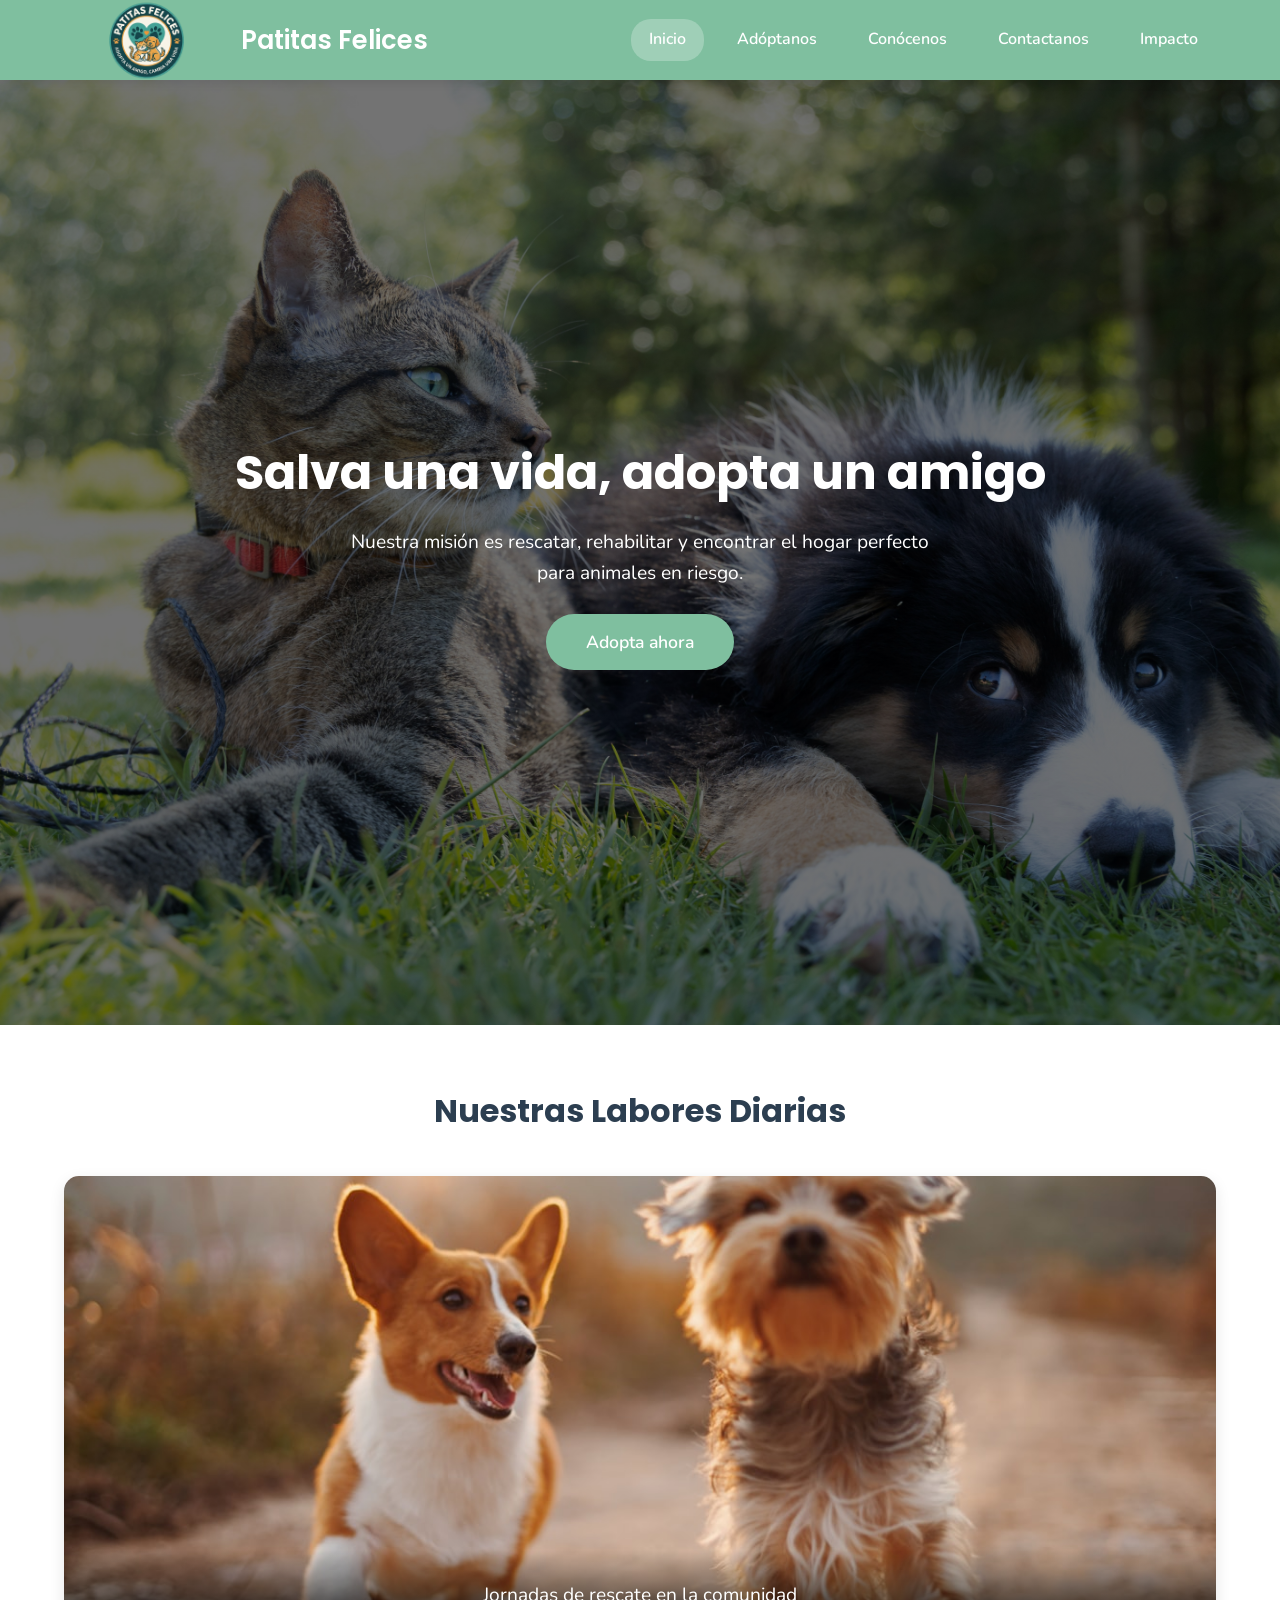
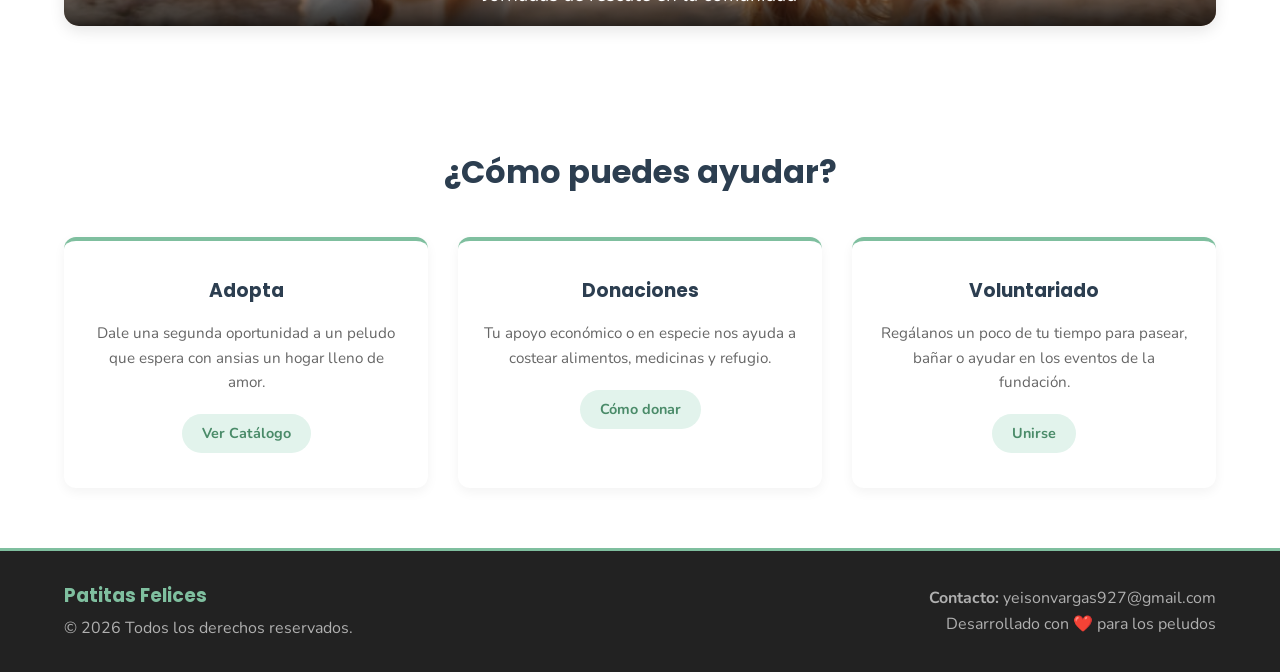
<file: Proyecto HTML-CSS Yeison Vargas/index.html>
<!DOCTYPE html>
<html lang="es">
<head>
    <meta charset="UTF-8">
    <meta name="viewport" content="width=device-width, initial-scale=1.0">
    <link href="https://fonts.googleapis.com/css2?family=Poppins:wght@400;600&family=Nunito:wght@400;700&display=swap" rel="stylesheet">
    <link rel="stylesheet" href="css/style.css">
    <title>Patitas Felices | Inicio</title>
</head>
<body>

    <header>
        <div class="container header-contenido">
            <div class="logo-container">
                <img src="img/logo.png" alt="Logo" class="logo-img">          
                    <h1 class="logo" >Patitas Felices</h1>
            </div>        
            <nav>
                <a href="index.html" class="active">Inicio</a>
                <a href="pages/adopt us.html">Adóptanos</a>
                <a href="pages/gallery.html">Conócenos</a>
                <a href="pages/about.html">Contactanos</a>
                <a href="pages/impacto.html">Impacto</a>
            </nav>
        </div>
    </header>

    <main>

        <section id="banner">
            <div class="banner-info">
                <h2>Salva una vida, adopta un amigo</h2>
                <p>Nuestra misión es rescatar, rehabilitar y encontrar el hogar perfecto para animales en riesgo.</p>
                <a href="pages/adopt us.html" class="btn">Adopta ahora</a>
            </div>
        </section>

        <section id="carrusel-section" class="section">
            <div class="container">
                <h2 class="text-center section-title">Nuestras Labores Diarias</h2>
                <div class="carrusel-wrapper">
                    <div class="carrusel-container">
                        <div class="slide">
                            <img src="img/carrusel1.jpeg" alt="carrusel1">
                            <div class="caption">Jornadas de rescate en la comunidad</div>
                        </div>
                        <div class="slide">
                            <img src="img/carrusel2.jpeg" alt="carrusel2">
                            <div class="caption">Cuidados médicos y mucho amor</div>
                        </div>
                        <div class="slide">
                            <img src="img/carrusel3.jpeg" alt="carrusel3">
                            <div class="caption">¡Finales felices en sus nuevos hogares!</div>
                        </div>
                    </div>
                </div>
            </div>
        </section>

        <section id="destacados" class="section">
            <div class="container">
                <h2 class="text-center section-title">¿Cómo puedes ayudar?</h2>
                <div class="grid-destacados">
                    <div class="card-destacada">
                        <h3>Adopta</h3>
                        <p>Dale una segunda oportunidad a un peludo que espera con ansias un hogar lleno de amor.</p>
                        <a href="pages/adopt us.html" class="btn-sm">Ver Catálogo</a>
                    </div>
                    <div class="card-destacada">
                        <h3>Donaciones</h3>
                        <p>Tu apoyo económico o en especie nos ayuda a costear alimentos, medicinas y refugio.</p>
                        <a href="pages/about.html" class="btn-sm">Cómo donar</a>
                    </div>
                    <div class="card-destacada">
                        <h3>Voluntariado</h3>
                        <p>Regálanos un poco de tu tiempo para pasear, bañar o ayudar en los eventos de la fundación.</p>
                        <a href="pages/gallery.html" class="btn-sm">Unirse</a>
                    </div>
                </div>
            </div>
        </section>
    </main>

    <footer class="footer">
        <div class="container footer-contenido">
            <div class="footer-brand">
                <h3>Patitas Felices</h3>
                <p>© 2026 Todos los derechos reservados.</p>
            </div>
            <div class="footer-contact">
                <p><strong>Contacto:</strong> yeisonvargas927@gmail.com</p>
                <p>Desarrollado con ❤️ para los peludos</p>
            </div>
        </div>
    </footer>

</body>
</html>
</file>
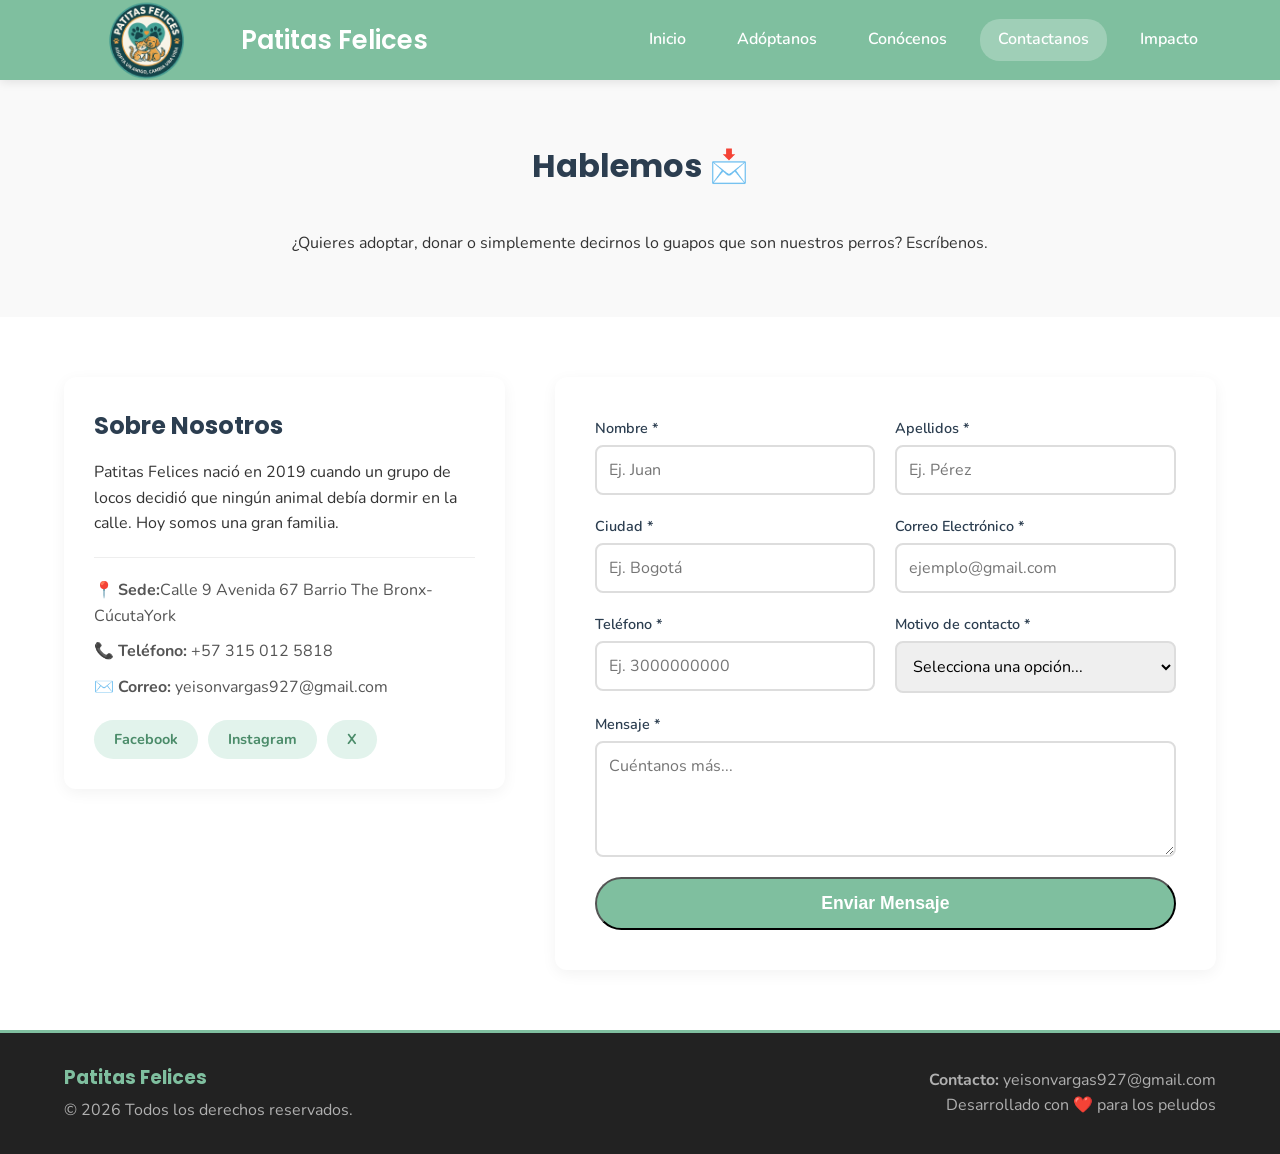
<file: Proyecto HTML-CSS Yeison Vargas/pages/about.html>
<!DOCTYPE html>
<html lang="es">
<head>
    <meta charset="UTF-8">
    <meta name="viewport" content="width=device-width, initial-scale=1.0">
    <link href="https://fonts.googleapis.com/css2?family=Poppins:wght@400;600&family=Nunito:wght@400;700&display=swap" rel="stylesheet">
    <link rel="stylesheet" href="../css/style.css">
    <title>Patitas Felices | Contactanos</title>
</head>
<body>

    <header>
        <div class="container header-contenido">
            <div class="logo-container">
                <img src="../img/logo.png" alt="Logo" class="logo-img">          
                    <h1 class="logo" >Patitas Felices</h1>
            </div>        
            <nav>
                <a href="../index.html" >Inicio</a>
                <a href="../pages/adopt us.html">Adóptanos</a>
                <a href="../pages/gallery.html">Conócenos</a>
                <a href="../pages/about.html" class="active">Contactanos</a>
                <a href="../pages/impacto.html">Impacto</a>
            </nav>
        </div>
    </header>

    <main>
        <section class="section text-center bg-light">
            <div class="container">
                <h2 class="section-title">Hablemos 📩</h2>
                <p>¿Quieres adoptar, donar o simplemente decirnos lo guapos que son nuestros perros? Escríbenos.</p>
            </div>
        </section>

        <section class="section">
            <div class="container grid-contacto">
                
                <div class="info-contacto">
                    <h3>Sobre Nosotros</h3>
                    <p>Patitas Felices nació en 2019 cuando un grupo de locos decidió que ningún animal debía dormir en la calle. Hoy somos una gran familia.</p>
                    
                    <div class="contacto-directo">
                        <p><strong>📍 Sede:</strong>Calle 9 Avenida 67 Barrio The Bronx-CúcutaYork</p>
                        <p><strong>📞 Teléfono:</strong> +57 315 012 5818</p> 
                        <p><strong>✉️ Correo:</strong> yeisonvargas927@gmail.com</p>
                    </div>

                    <div class="redes-sociales">
                        <a href="https://www.facebook.com/profile.php?id=100092467047692" class="btn-sm">Facebook</a>
                        <a href="https://www.instagram.com/yeisonvargas927/" class="btn-sm">Instagram</a>
                        <a href="https://x.com/YeisonVargas09" class="btn-sm">X</a>
                    </div>
                </div>

                <div class="formulario-wrapper">
                    <form action="#" class="formulario">
                        
                        <div class="form-group success">
                            <label for="nombre">Nombre *</label>
                            <input type="text" id="nombre" placeholder="Ej. Juan" required >
                        </div>

                        <div class="form-group">
                            <label for="apellidos">Apellidos *</label>
                            <input type="text" id="apellidos" placeholder="Ej. Pérez" required>
                        </div>

                        <div class="form-group">
                            <label for="ciudad">Ciudad *</label>
                            <input type="text" id="ciudad" placeholder="Ej. Bogotá" required>
                        </div>

                        <div class="form-group error">
                            <label for="correo">Correo Electrónico *</label>
                            <input type="email" id="correo" placeholder="ejemplo@gmail.com" required pattern=".+@gmail\.com">
                            <span class="mensaje-error">Por favor, ingresa un correo válido de @gmail.com</span>

                        </div>

                        <div class="form-group">
                            <label for="telefono">Teléfono *</label>
                            <input type="tel" id="telefono" placeholder="Ej. 3000000000" required pattern="[0-9]+">
                            <span class="mensaje-error">Solo se permiten números.</span>
                        </div>

                        <div class="form-group">
                            <label for="motivo">Motivo de contacto *</label>
                            <select id="motivo" required>
                                <option value="" disabled selected>Selecciona una opción...</option>
                                <option value="adopcion">Adopción</option>
                                <option value="donacion">Donación</option>
                                <option value="voluntariado">Voluntariado</option>
                                <option value="info">Información General</option>
                            </select>
                        </div>

                        <div class="form-group form-full">
                            <label for="mensaje">Mensaje *</label>
                            <textarea id="mensaje" rows="4" placeholder="Cuéntanos más..." required></textarea>
                        </div>

                        <div class="form-group form-full">
                            <button type="button" class="btn">Enviar Mensaje</button>
                        </div>

                    </form>
                </div>

            </div>
        </section>
    </main>

    <footer class="footer">
        <div class="container footer-contenido">
            <div class="footer-brand">
                <h3>Patitas Felices</h3>
                <p>© 2026 Todos los derechos reservados.</p>
            </div>
            <div class="footer-contact">
                <p><strong>Contacto:</strong> yeisonvargas927@gmail.com</p>
                <p>Desarrollado con ❤️ para los peludos</p>
            </div>
        </div>
    </footer>

</body>
</html>
</file>
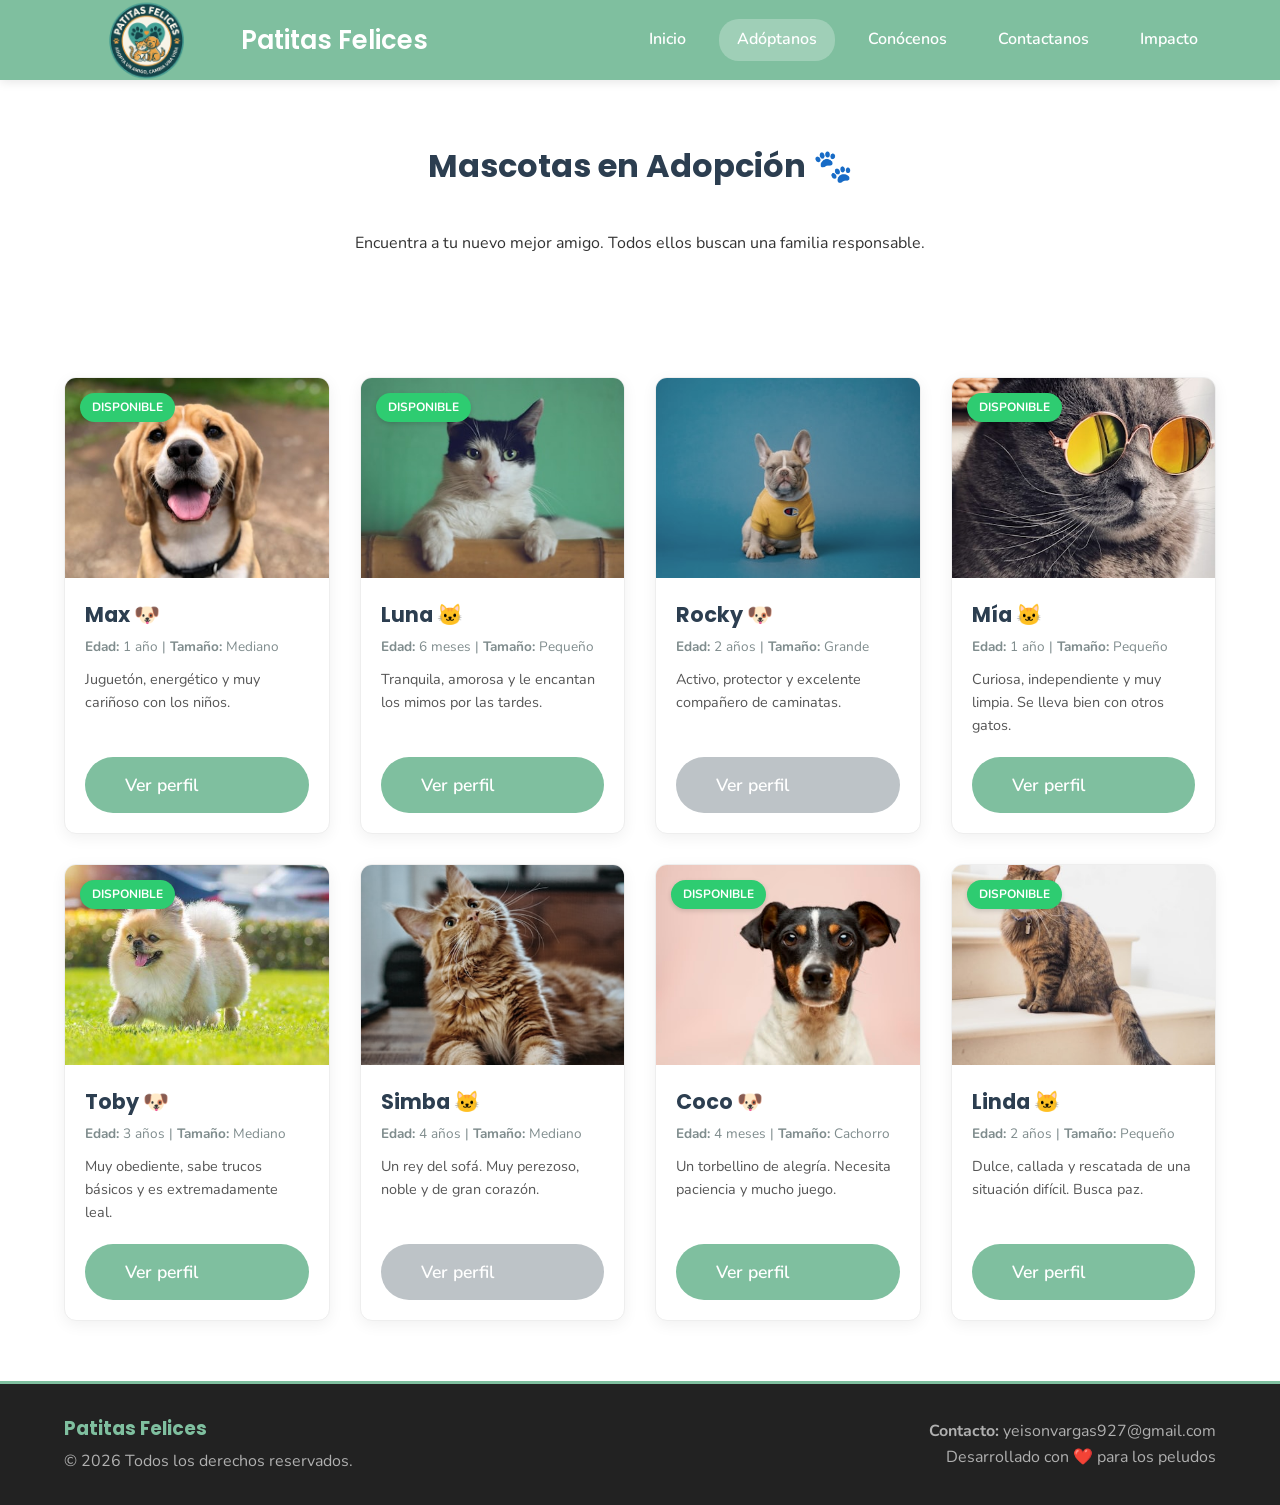
<file: Proyecto HTML-CSS Yeison Vargas/pages/adopt us.html>
<!DOCTYPE html>
<html lang="es">
<head>
    <meta charset="UTF-8">
    <meta name="viewport" content="width=device-width, initial-scale=1.0">
    <link href="https://fonts.googleapis.com/css2?family=Poppins:wght@400;600&family=Nunito:wght@400;700&display=swap" rel="stylesheet">
    <link rel="stylesheet" href="../css/style.css">
    <title>Patitas Felices | Adoptanos</title>
</head>
<body>

    <header>
        <div class="container header-contenido">
            <div class="logo-container">
                <img src="../img/logo.png" alt="Logo" class="logo-img">          
                    <h1 class="logo" >Patitas Felices</h1>
            </div>        
            <nav>
                <a href="../index.html" >Inicio</a>
                <a href="../pages/adopt us.html" class="active">Adóptanos</a>
                <a href="../pages/gallery.html">Conócenos</a>
                <a href="../pages/about.html">Contactanos</a>
                <a href="../pages/impacto.html">Impacto</a>
            </nav>
        </div>
    </header>

    <main>
        <section class="section text-center">
            <div class="container">
                <h2 class="section-title">Mascotas en Adopción 🐾</h2>
                <p>Encuentra a tu nuevo mejor amigo. Todos ellos buscan una familia responsable.</p>
            </div>
        </section>

        <section id="catalogo" class="section">
            <div class="container">
                <div class="grid-catalogo">
                    
                    <div class="card-animal disponible">
                        <div class="badge disponible">Disponible</div>
                        <img src="../img/max.jpeg" alt="Max">
                        <div class="card-animal-info">
                            <h3>Max 🐶</h3>
                            <p><strong>Edad:</strong> 1 año | <strong>Tamaño:</strong> Mediano</p>
                            <p class="descripcion">Juguetón, energético y muy cariñoso con los niños.</p>
                            <a href="detalles.html" class="btn">Ver perfil</a>
                        </div>
                    </div>

                    <div class="card-animal disponible">
                        <div class="badge disponible">Disponible</div>
                        <img src="../img/luna.jpeg" alt="Luna">
                        <div class="card-animal-info">
                            <h3>Luna 🐱</h3>
                            <p><strong>Edad:</strong> 6 meses | <strong>Tamaño:</strong> Pequeño</p>
                            <p class="descripcion">Tranquila, amorosa y le encantan los mimos por las tardes.</p>
                            <a href="detalles.html" class="btn">Ver perfil</a>
                        </div>
                    </div>

                    <div class="card-animal adoptado">
                        <div class="badge adoptado">Adoptado 🎉</div>
                        <img src="../img/rockey.jpeg" alt="Rocky">
                        <div class="card-animal-info">
                            <h3>Rocky 🐶</h3>
                            <p><strong>Edad:</strong> 2 años | <strong>Tamaño:</strong> Grande</p>
                            <p class="descripcion">Activo, protector y excelente compañero de caminatas.</p>
                            <a href="detalles.html" class="btn">Ver perfil</a>
                        </div>
                    </div>

                    <div class="card-animal disponible">
                        <div class="badge disponible">Disponible</div>
                        <img src="../img/mia.jpeg" alt="Mía">
                        <div class="card-animal-info">
                            <h3>Mía 🐱</h3>
                            <p><strong>Edad:</strong> 1 año | <strong>Tamaño:</strong> Pequeño</p>
                            <p class="descripcion">Curiosa, independiente y muy limpia. Se lleva bien con otros gatos.</p>
                            <a href="detalles.html" class="btn">Ver perfil</a>
                        </div>
                    </div>

                    <div class="card-animal disponible">
                        <div class="badge disponible">Disponible</div>
                        <img src="../img/toby.jpg" alt="Toby">
                        <div class="card-animal-info">
                            <h3>Toby 🐶</h3>
                            <p><strong>Edad:</strong> 3 años | <strong>Tamaño:</strong> Mediano</p>
                            <p class="descripcion">Muy obediente, sabe trucos básicos y es extremadamente leal.</p>
                            <a href="detalles.html" class="btn">Ver perfil</a>
                        </div>
                    </div>

                    <div class="card-animal adoptado">
                        <div class="badge adoptado">Adoptado 🎉</div>
                        <img src="../img/simba.jpeg" alt="Simba">
                        <div class="card-animal-info">
                            <h3>Simba 🐱</h3>
                            <p><strong>Edad:</strong> 4 años | <strong>Tamaño:</strong> Mediano</p>
                            <p class="descripcion">Un rey del sofá. Muy perezoso, noble y de gran corazón.</p>
                            <a href="detalles.html" class="btn">Ver perfil</a>
                        </div>
                    </div>

                    <div class="card-animal disponible">
                        <div class="badge disponible">Disponible</div>
                        <img src="../img/coco.jpeg" alt="Coco">
                        <div class="card-animal-info">
                            <h3>Coco 🐶</h3>
                            <p><strong>Edad:</strong> 4 meses | <strong>Tamaño:</strong> Cachorro</p>
                            <p class="descripcion">Un torbellino de alegría. Necesita paciencia y mucho juego.</p>
                            <a href="detalles.html" class="btn">Ver perfil</a>
                        </div>
                    </div>

                    <div class="card-animal disponible">
                        <div class="badge disponible">Disponible</div>
                        <img src="../img/linda.jpeg" alt="Bella">
                        <div class="card-animal-info">
                            <h3>Linda 🐱</h3>
                            <p><strong>Edad:</strong> 2 años | <strong>Tamaño:</strong> Pequeño</p>
                            <p class="descripcion">Dulce, callada y rescatada de una situación difícil. Busca paz.</p>
                            <a href="detalles.html" class="btn">Ver perfil</a>
                        </div>
                    </div>

                </div>
            </div>
        </section>
    </main>

    <footer class="footer">
        <div class="container footer-contenido">
            <div class="footer-brand">
                <h3>Patitas Felices</h3>
                <p>© 2026 Todos los derechos reservados.</p>
            </div>
            <div class="footer-contact">
                <p><strong>Contacto:</strong> yeisonvargas927@gmail.com</p>
                <p>Desarrollado con ❤️ para los peludos</p>
            </div>
        </div>
    </footer>

</body>
</html>
</file>
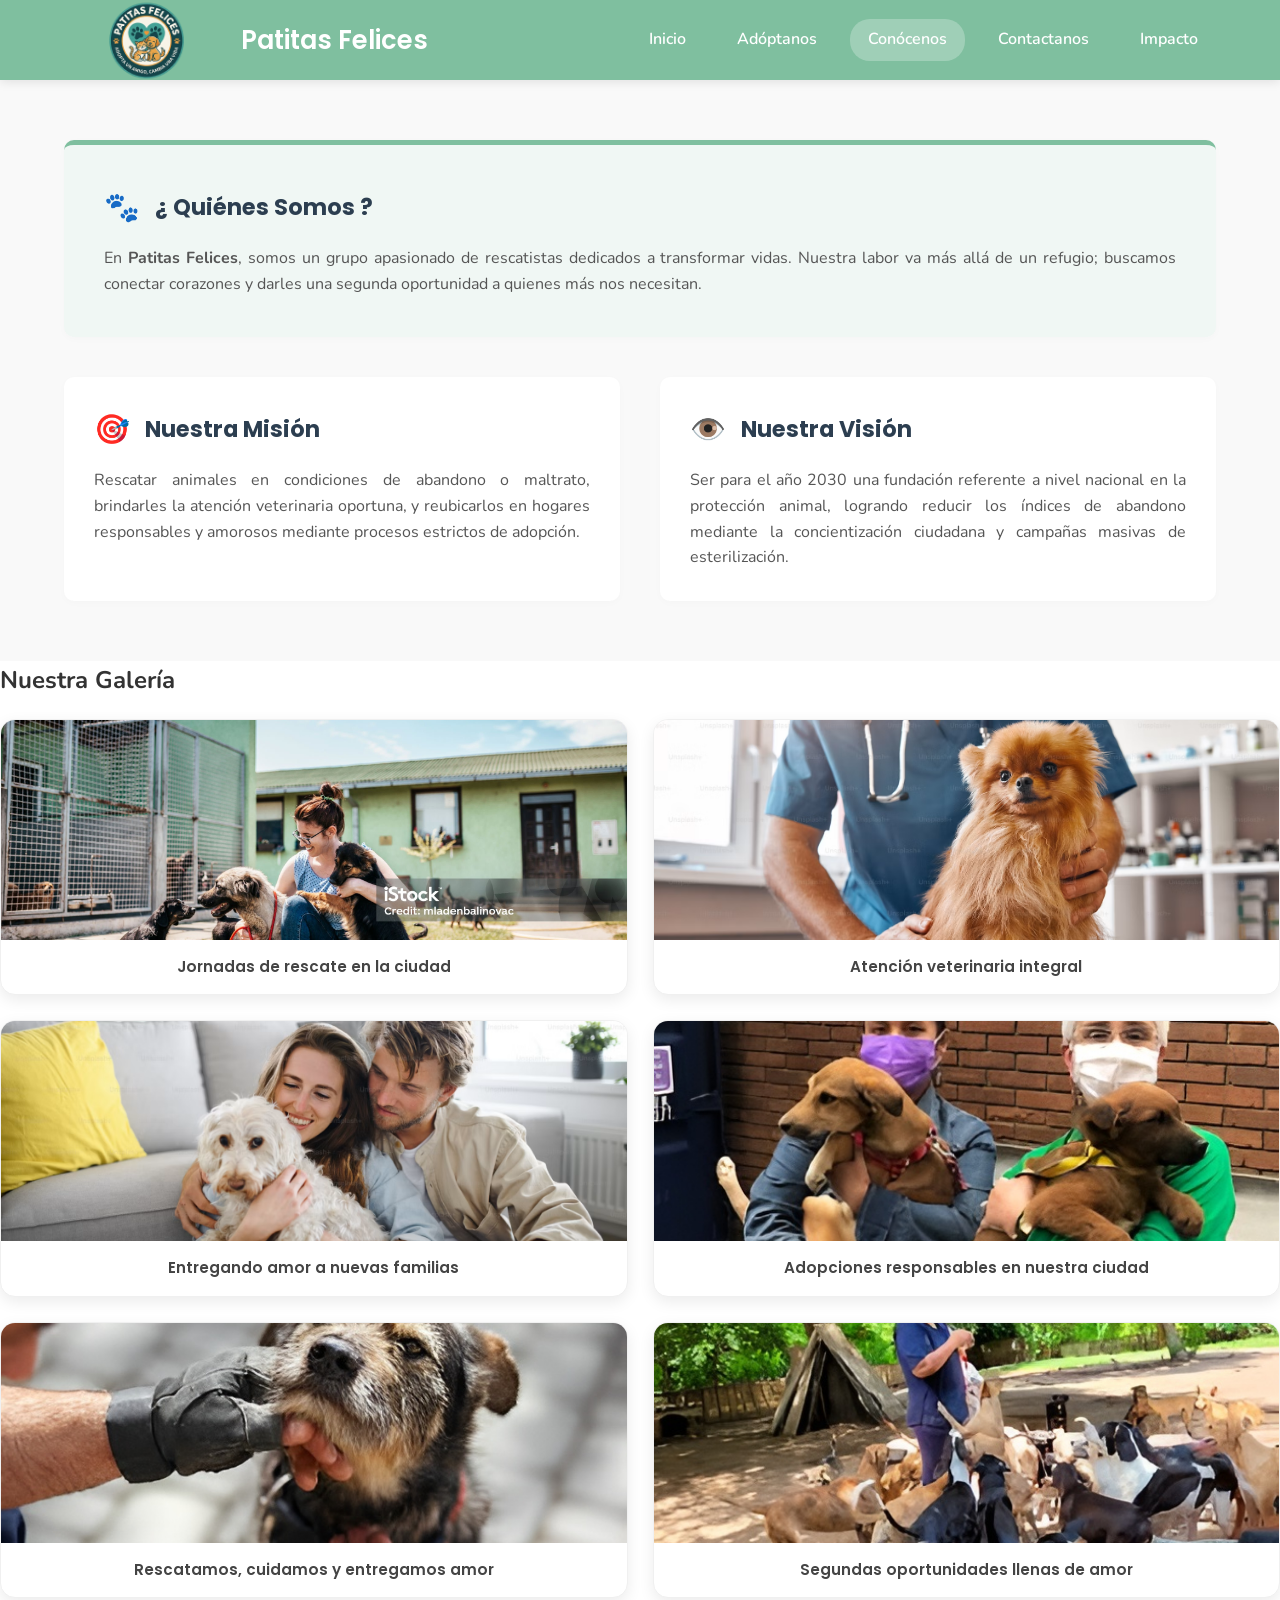
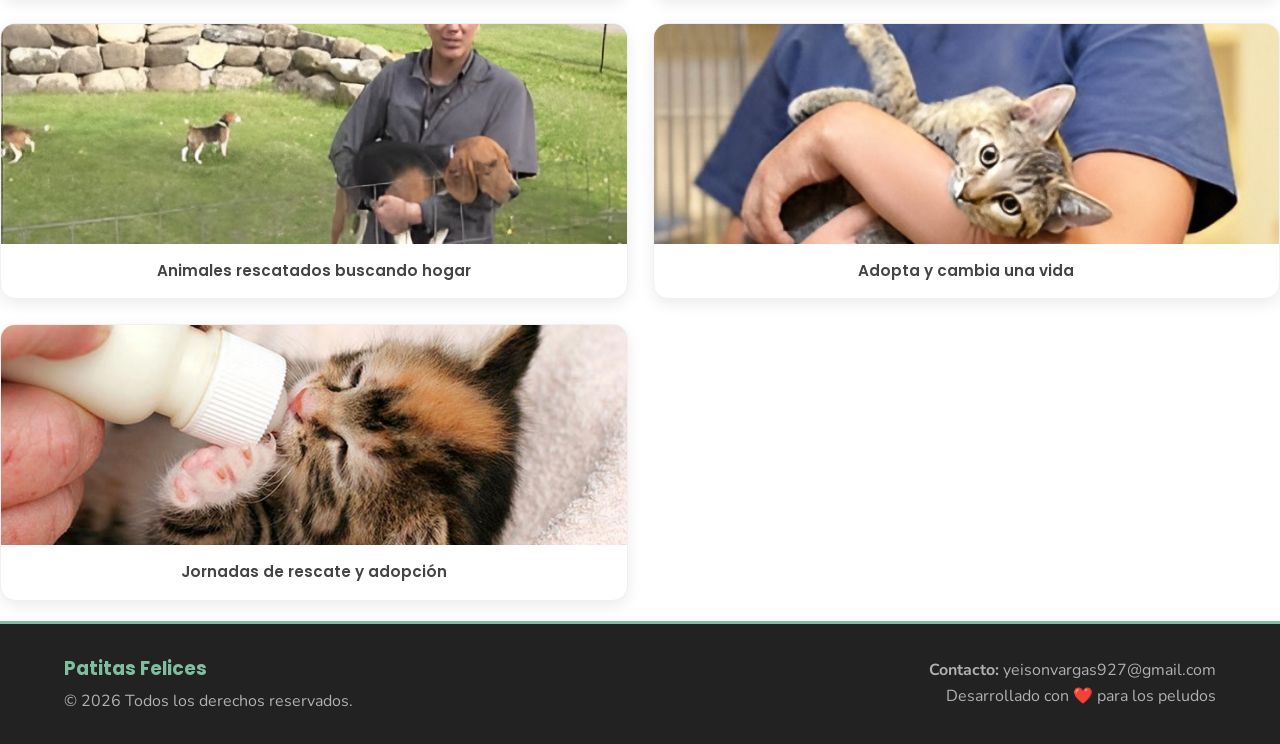
<file: Proyecto HTML-CSS Yeison Vargas/pages/gallery.html>
<!DOCTYPE html>
<html lang="es">
<head>
    <meta charset="UTF-8">
    <meta name="viewport" content="width=device-width, initial-scale=1.0">
    <link href="https://fonts.googleapis.com/css2?family=Poppins:wght@400;600&family=Nunito:wght@400;700&display=swap" rel="stylesheet">
    <link rel="stylesheet" href="../css/style.css">
    <title>Patitas Felices | Conócenos</title>
</head>
<body>

    <header>
        <div class="container header-contenido">
            <div class="logo-container">
                <img src="../img/logo.png" alt="Logo" class="logo-img">          
                    <h1 class="logo" >Patitas Felices</h1>
            </div>        
            <nav>
                <a href="../index.html" >Inicio</a>
                <a href="../pages/adopt us.html">Adóptanos</a>
                <a href="../pages/gallery.html"class="active">Conócenos</a>
                <a href="../pages/about.html">Contactanos</a>
                <a href="../pages/impacto.html">Impacto</a>

    </header>
<main>
    <section id="mision-vision" class="section bg-light">
        <div class="container grid-mision-vision">
            <div class="bloque-mv">
                <div class="mv-header">
                    <span class="icon">🐾</span>
                    <h3>¿ Quiénes Somos ?</h3>
                </div>
                <p>En <strong>Patitas Felices</strong>, somos un grupo apasionado de rescatistas dedicados a transformar vidas. Nuestra labor va más allá de un refugio; buscamos conectar corazones y darles una segunda oportunidad a quienes más nos necesitan.</p>
            </div>

            <div class="bloque-mv">
                <div class="mv-header">
                    <span class="icon">🎯</span>
                    <h3>Nuestra Misión</h3>
                </div>
                <p>Rescatar animales en condiciones de abandono o maltrato, brindarles la atención veterinaria oportuna, y reubicarlos en hogares responsables y amorosos mediante procesos estrictos de adopción.</p>
            </div>

            <div class="bloque-mv">
                <div class="mv-header">
                    <span class="icon">👁️</span>
                    <h3>Nuestra Visión</h3>
                </div>
                <p>Ser para el año 2030 una fundación referente a nivel nacional en la protección animal, logrando reducir los índices de abandono mediante la concientización ciudadana y campañas masivas de esterilización.</p>
            </div>
        </div>
    </section>
    </nav>
    <h2>Nuestra Galería</h2>
        <div class="container-galeria">
            <div class="card-labor">
                <img src="../img/rescate.jpg" alt="Labor de rescate">
                <div class="card-info">
                    <p>Jornadas de rescate en la ciudad</p>
                </div>
            </div>
            <div class="card-labor">
                <img src="../img/veterinaria.jpeg" alt="Cuidado veterinario">
                <div class="card-info">
                    <p>Atención veterinaria integral</p>
                </div>
            </div>
        
            <div class="card-labor">
                <img src="../img/finalfeliz.jpeg" alt="Final feliz">
                <div class="card-info">
                    <p>Entregando amor a nuevas familias</p>
                </div>
            </div>
            <div class="card-labor">
                <img src="../img/galeria1.jpg" alt="Final feliz">
                <div class="card-info">
                    <p>Adopciones responsables en nuestra ciudad</p>
                </div>
            </div>
            <div class="card-labor">
                <img src="../img/galeria2.jpg" alt="Final feliz">
                <div class="card-info">
                    <p>Rescatamos, cuidamos y entregamos amor</p>
                </div>
            </div>
            <div class="card-labor">
                <img src="../img/galeria3.jpg" alt="Final feliz">
                <div class="card-info">
                    <p>Segundas oportunidades llenas de amor</p>
                </div>
            </div>
            <div class="card-labor">
                <img src="../img/galeria4.jpg" alt="Final feliz">
                <div class="card-info">
                    <p>Animales rescatados buscando hogar</p>
                </div>
            </div>
            <div class="card-labor">
                <img src="../img/galeria5.jpg" alt="Final feliz">
                <div class="card-info">
                    <p>Adopta y cambia una vida</p>
                </div>
            </div>
            <div class="card-labor">
                <img src="../img/galeria6.jpg" alt="Final feliz">
                <div class="card-info">
                    <p>Jornadas de rescate y adopción</p>
                </div>
            </div>  
        </div>
    </nav>
</main>   

<footer class="footer">
    <div class="container footer-contenido">
        <div class="footer-brand">
            <h3>Patitas Felices</h3>
            <p>© 2026 Todos los derechos reservados.</p>
        </div>
        <div class="footer-contact">
            <p><strong>Contacto:</strong> yeisonvargas927@gmail.com</p>
            <p>Desarrollado con ❤️ para los peludos</p>
        </div>
    </div>
</footer>
</body>
</html>
</file>
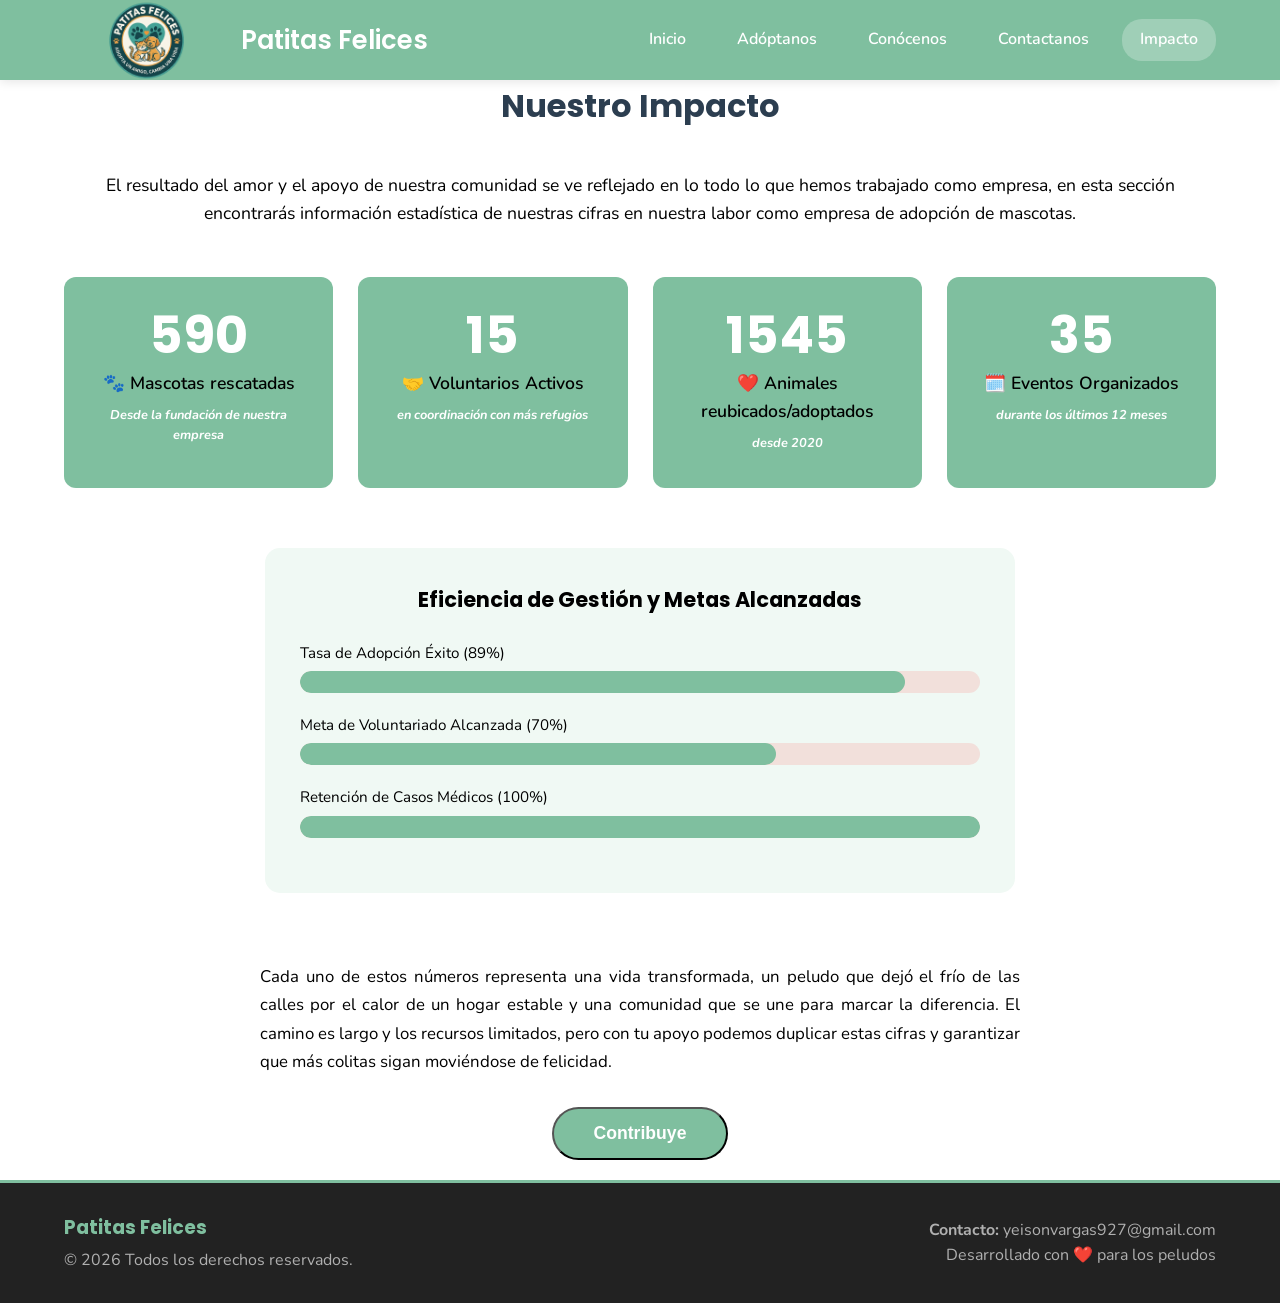
<file: Proyecto HTML-CSS Yeison Vargas/pages/impacto.html>
<!DOCTYPE html>
<html lang="es">
<head>
    <meta charset="UTF-8">
    <meta name="viewport" content="width=device-width, initial-scale=1.0">
    <link href="https://fonts.googleapis.com/css2?family=Poppins:wght@400;600&family=Nunito:wght@400;700&display=swap" rel="stylesheet">
    <link rel="stylesheet" href="../css/style.css">
    <title>Patitas Felices | cifras</title>
</head>
<body>

    <header>
        <div class="container header-contenido">
            <div class="logo-container">
                <img src="../img/logo.png" alt="Logo" class="logo-img">          
                    <h1 class="logo" >Patitas Felices</h1>
            </div>        
            <nav>
                <a href="../index.html">Inicio</a>
                <a href="../pages/adopt us.html">Adóptanos</a>
                <a href="../pages/gallery.html">Conócenos</a>
                <a href="../pages/about.html">Contactanos</a>
                <a href="../pages/impacto.html" class="active">Impacto</a>
            </nav>
        </div>
    </header>

        <div class="container text-center">
            <h2 class="section-title">Nuestro Impacto </h2>
            
            <p class="section-subtitle">El resultado del amor y el apoyo de nuestra comunidad se ve reflejado en lo todo lo que hemos trabajado como empresa,
            en esta sección encontrarás información estadística de nuestras cifras en nuestra labor como empresa de adopción de mascotas.</p>
            
            <div class="grid-cifras">

                <article class="cifra-item">
                    <p class="numero"> 590</p>
                    <h3 class="cifra-label"> 🐾 Mascotas rescatadas</h3>
                        <h5 class="footnote">Desde la fundación de nuestra empresa</h5>
                </article>
    
                <article class="cifra-item">
                    <p class="numero">15</p>
                    <h3 class="cifra-label"> 🤝 Voluntarios Activos</h3>
                    <h5 class="footnote">en coordinación con más refugios</h5>
                </article>
    
                <article class="cifra-item">
                    <p class="numero">1545 </p>
                    <h3 class="cifra-label"> ❤️ Animales reubicados/adoptados</h3>
                    <h5 class="footnote">desde 2020</h5>

                </article>

                <article class="cifra-item">
                    <p class="numero">35</p>
                    <h3 class="cifra-label">🗓️ Eventos Organizados</h3>
                    <h5 class="footnote">durante los últimos 12 meses</h5>
                </article>
            </div>
        </div>
        <div class="contenedor-graficas">
            <h3 class="grafica-titulo">Eficiencia de Gestión y Metas Alcanzadas</h3>
            
            <div class="barra-progreso">
                <span class="etiqueta-barra">Tasa de Adopción Éxito (89%)</span>
                <div class="base-barra">
                    <div class="llenado-barra barra-adopcion"></div>
                </div>
            </div>

            <div class="barra-progreso">
                <span class="etiqueta-barra">Meta de Voluntariado Alcanzada (70%)</span>
                <div class="base-barra">
                    <div class="llenado-barra barra-voluntarios"></div>
                </div>
            </div>

            <div class="barra-progreso">
                <span class="etiqueta-barra">Retención de Casos Médicos (100%)</span>
                <div class="base-barra">
                    <div class="llenado-barra barra-medica"></div>
                </div>
            </div>
        </div>

        <div class="narrativa-bloque">
            <p>Cada uno de estos números representa una vida transformada, un peludo que dejó el frío de las calles por el calor de un hogar estable y una comunidad que se une para marcar la diferencia. El camino es largo y los recursos limitados, pero con tu apoyo podemos duplicar estas cifras y garantizar que más colitas sigan moviéndose de felicidad.</p>
            <button class="btn">Contribuye</button>
        </div>
    <footer class="footer">
        <div class="container footer-contenido">
            <div class="footer-brand">
                <h3>Patitas Felices</h3>
                <p>© 2026 Todos los derechos reservados.</p>
            </div>
            <div class="footer-contact">
                <p><strong>Contacto:</strong> yeisonvargas927@gmail.com</p>
                <p>Desarrollado con ❤️ para los peludos</p>
            </div>
        </div>
    </footer>

</body>
</html>
</file>
<file: Proyecto HTML-CSS Yeison Vargas/css/style.css>
* {
    box-sizing: border-box;
    margin: 0;
    padding: 0;
}

body {
    font-family: 'Nunito', sans-serif;
    color: #333;
    line-height: 1.6;
    background-color: #ffffff;
}
.container {
    width: 90%;
    max-width: 1200px;
    margin: 0 auto;
}

.section {
    padding: 60px 0;
}

.bg-light {
    background-color: #f9f9f9;
}

.text-center {
    text-align: center;
}

.section-title {
    font-family: 'Poppins', sans-serif;
    font-size: 2rem;
    color: #2c3e50;
    margin-bottom: 40px;
}

.btn {
    display: inline-block;
    padding: 12px 30px;
    background-color: #7FBF9F;
    color: white;
    text-decoration: none;
    border-radius: 25px;
    font-weight: 600;
    transition: background-color 0.3s, transform 0.2s;
}

.btn:hover {
    background-color: #5FAF87;
    transform: translateY(-2px);
}

.btn-sm {
    display: inline-block;
    padding: 8px 20px;
    background-color: #e2f3ec;
    color: #4a8b69;
    text-decoration: none;
    border-radius: 20px;
    font-weight: 700;
    font-size: 0.9rem;
    transition: 0.3s;
}

.btn-sm:hover {
    background-color: #7FBF9F;
    color: white;
}

/* ==========================================================================
   ESTILOS GENERALES (HEADER, LOGO & FOOTER)
   ========================================================================== */
header {
    background-color: #7FBF9F;
    position: sticky;
    top: 0;
    z-index: 1000;
    box-shadow: 0 2px 10px rgba(0,0,0,0.1);
}

.header-contenido {
    display: flex;
    justify-content: space-between;
    align-items: center;
    height: 80px;
}

.logo-container {
    display: flex;
    align-items: center;
    gap: 12px;
}

.logo-img {
    height: 90px;
    width: auto;
    object-fit: contain;
    display: block;
}

header h1.logo {
    font-family: 'Poppins', sans-serif;
    color: white;
    font-size: 1.6rem;
    font-weight: 600;
}

header nav {
    display: flex;
    gap: 15px;
}

header nav a {
    padding: 8px 18px;
    color: white;
    text-decoration: none;
    font-weight: 600;
    border-radius: 20px;
    transition: 0.3s ease;
}

header nav a:hover, 
header nav a.active {
    background-color: rgba(255, 255, 255, 0.25);
}

footer.footer {
    background-color: #222222;
    color: #b0b0b0;
    padding: 30px 0;
    border-top: 3px solid #7FBF9F;
}

.footer-contenido {
    display: flex;
    justify-content: space-between;
    align-items: center;
}

.footer-brand h3 {
    color: #7FBF9F;
    font-family: 'Poppins', sans-serif;
    margin-bottom: 5px;
}

.footer-contact {
    text-align: right;
}

@media (max-width: 768px) {
    .header-contenido {
        flex-direction: column;
        justify-content: center;
        height: auto;
        padding: 15px 0;
        gap: 15px;
    }
    .footer-contenido {
        flex-direction: column;
        text-align: center;
        gap: 20px;
    }
    .footer-contact {
        text-align: center;
    }
}

@media (max-width: 480px) {
    header h1.logo {
        font-size: 1.2rem; 
    }
    .logo-img {
        height: 70px;
    }
}

/* ==========================================================================
   PÁGINA DE INICIO (BANNER, CARRUSEL, DESTACADOS, MISIÓN Y VISIÓN)
   ========================================================================== */
#banner {
    height: 60vh;
    background-image: linear-gradient(rgba(0,0,0,0.55), rgba(0,0,0,0.55)), url("../img/mascotas.jpg");
    background-size: cover;
    background-position: center;
    display: flex;
    align-items: center;
    justify-content: center;
    text-align: center;
    color: white;
    padding: 0 20px;
    min-height: 105vh;
    width: 100%;
}

.banner-info h2 {
    font-family: 'Poppins', sans-serif;
    font-size: 3rem;
    margin-bottom: 15px;
}

.banner-info p {
    font-size: 1.2rem;
    max-width: 600px;
    margin: 0 auto 25px auto;
}

.carrusel-wrapper {
    overflow: hidden;
    width: 100%;
    border-radius: 15px;
    box-shadow: 0 5px 15px rgba(0,0,0,0.1);
}

.carrusel-container {
    display: flex;
    width: 300%;
    animation: cambiarFoto 12s infinite ease-in-out;
}

.slide {
    width: 100%;
    position: relative;
    height: 450px;
}

.slide img {
    width: 100%;
    height: 100%;
    object-fit: cover;
}

.slide .caption {
    position: absolute;
    bottom: 0;
    left: 0;
    right: 0;
    background: linear-gradient(transparent, rgba(0,0,0,0.8));
    color: white;
    padding: 30px 20px 15px 20px;
    font-size: 1.2rem;
    text-align: center;
}

@keyframes cambiarFoto {
    0%, 25% { transform: translateX(0); }
    33%, 58% { transform: translateX(-33.33%); }
    66%, 91% { transform: translateX(-66.66%); }
    100% { transform: translateX(0); }
}

.grid-destacados {
    display: grid;
    grid-template-columns: repeat(3, 1fr);
    gap: 30px;
}

.card-destacada {
    background: white;
    padding: 35px 25px;
    border-radius: 12px;
    box-shadow: 0 4px 12px rgba(0,0,0,0.05);
    text-align: center;
    border-top: 4px solid #7FBF9F;
    transition: transform 0.3s;
}

.card-destacada:hover {
    transform: translateY(-5px);
}

.card-destacada h3 {
    font-family: 'Poppins', sans-serif;
    margin-bottom: 15px;
    color: #2c3e50;
}

.card-destacada p {
    font-size: 0.95rem;
    color: #666;
    margin-bottom: 20px;
}

.grid-mision-vision {
    display: grid;
    grid-template-columns: 1fr 1fr;
    gap: 40px;
}

.grid-mision-vision .bloque-mv:first-child {
    grid-column: 1 / -1;
    background-color: #f0f7f4;
    border-top: 5px solid #7FBF9F;
    padding: 40px;
}   

.bloque-mv {
    background: white;
    padding: 30px;
    border-radius: 10px;
    box-shadow: 0 2px 8px rgba(0,0,0,0.02);
}

.mv-header {
    display: flex;
    align-items: center;
    gap: 15px;
    margin-bottom: 15px;
}

.mv-header .icon {
    font-size: 1.8rem;
}

.mv-header h3 {
    font-family: 'Poppins', sans-serif;
    font-size: 1.4rem;
    color: #2c3e50;
}

.bloque-mv p {
    color: #555;
    text-align: justify;
}

@media (max-width: 900px) {
    .grid-destacados {
        grid-template-columns: repeat(2, 1fr);
    }
}

@media (max-width: 768px) {
    .grid-destacados {
        grid-template-columns: 1fr;
    }
    .grid-mision-vision {
        grid-template-columns: 1fr;
        gap: 20px;
    }
}

/* ==========================================================================
   PÁGINA ADÓPTANOS (CATÁLOGO DE MASCOTAS)
   ========================================================================== */
.section-filtros {
    margin-bottom: 20px;
    text-align: center;
}

.filtros {
    display: flex;
    justify-content: center;
    gap: 15px;
}

.filtros .btn-sm.active {
    background-color: #7FBF9F;
    color: white;
}

.grid-catalogo {
    display: grid;
    grid-template-columns: repeat(4, 1fr);
    gap: 30px;
}

.card-animal {
    background-color: white;
    border-radius: 12px;
    overflow: hidden;
    box-shadow: 0 4px 15px rgba(0,0,0,0.06);
    position: relative;
    display: flex;
    flex-direction: column;
    transition: transform 0.3s ease;
    border: 1px solid #eee;
}

.card-animal:hover {
    transform: translateY(-5px);
}

.card-animal img {
    width: 100%;
    height: 200px;
    object-fit: cover;
}

.card-animal-info {
    padding: 20px;
    display: flex;
    flex-direction: column;
    flex-grow: 1;
}

.card-animal-info h3 {
    font-family: 'Poppins', sans-serif;
    font-size: 1.3rem;
    color: #2c3e50;
    margin-bottom: 5px;
}

.card-animal-info p {
    font-size: 0.85rem;
    color: #7f8c8d;
    margin-bottom: 10px;
}

.card-animal-info .descripcion {
    font-size: 0.9rem;
    color: #555;
    margin-bottom: 20px;
    flex-grow: 1;
}

.badge {
    position: absolute;
    top: 15px;
    left: 15px;
    padding: 5px 12px;
    border-radius: 20px;
    font-size: 0.75rem;
    font-weight: 700;
    text-transform: uppercase;
    color: white;
    box-shadow: 0 2px 5px rgba(0,0,0,0.15);
}

.badge.disponible {
    background-color: #2ecc71;
}

.badge.adoptado {
    background-color: #e74c3c;
}

.card-animal.adoptado img {
    filter: grayscale(40%);
}

.card-animal.adoptado .btn {
    background-color: #bdc3c7;
    cursor: not-allowed;
    pointer-events: none;
}

@media (max-width: 1024px) {
    .grid-catalogo {
        grid-template-columns: repeat(3, 1fr);
    }
}

@media (max-width: 768px) {
    .grid-catalogo {
        grid-template-columns: repeat(2, 1fr);
    }
}

@media (max-width: 480px) {
    .grid-catalogo {
        grid-template-columns: 1fr;
    }
}

/* ==========================================================================
   PÁGINA CONÓCENOS Y CONTACTO (FORMULARIO E INFO)
   ========================================================================== */
.grid-contacto {
    display: grid;
    grid-template-columns: 1fr 1.5fr;
    gap: 50px;
    align-items: start;
}

.info-contacto {
    background: white;
    padding: 30px;
    border-radius: 12px;
    box-shadow: 0 4px 15px rgba(0,0,0,0.05);
}

.info-contacto h3 {
    font-family: 'Poppins', sans-serif;
    color: #2c3e50;
    margin-bottom: 15px;
    font-size: 1.5rem;
}

.contacto-directo {
    margin: 20px 0;
    padding-top: 20px;
    border-top: 1px solid #eee;
}

.contacto-directo p {
    margin-bottom: 10px;
    color: #555;
}

.redes-sociales {
    display: flex;
    gap: 10px;
    margin-top: 20px;
}

.formulario-wrapper {
    background: white;
    padding: 40px;
    border-radius: 12px;
    box-shadow: 0 4px 15px rgba(0,0,0,0.05);
}

.formulario {
    display: grid;
    grid-template-columns: 1fr 1fr;
    gap: 20px;
}

.form-group {
    display: flex;
    flex-direction: column;
}

.form-full {
    grid-column: 1 / -1;
}

.form-group label {
    font-size: 0.9rem;
    font-weight: 600;
    margin-bottom: 5px;
    color: #2c3e50;
}

.form-group input,
.form-group select,
.form-group textarea {
    padding: 12px;
    border: 2px solid #ddd;
    border-radius: 8px;
    font-family: 'Nunito', sans-serif;
    font-size: 1rem;
    outline: none;
    transition: 0.3s;
}

.form-group input:focus,
.form-group select:focus,
.form-group textarea:focus {
    border-color: #7FBF9F;
    box-shadow: 0 0 5px rgba(127, 191, 159, 0.3);
}

.mensaje-error {
    display: none;
    color: #e74c3c !important;
    font-size: 0.85rem;
    font-weight: 700;
    margin-top: 5px;
    font-family: 'Nunito', sans-serif;
}

.form-group input:not(:placeholder-shown):invalid {
    border-color: #e74c3c !important;
    background-color: #fdf3f2;
}

.form-group input:not(:placeholder-shown):valid {
    border-color: #2ecc71 !important;
    background-color: #f0fff4;
}

.form-group input:not(:placeholder-shown):invalid + .mensaje-error {
    display: block !important;
}

.form-group input:valid + .mensaje-error {
    display: none !important;
}

.form-group input:placeholder-shown + .mensaje-error {
    display: none !important;
}

@media (max-width: 900px) {
    .grid-contacto {
        grid-template-columns: 1fr;
    }
    .formulario {
        grid-template-columns: 1fr;
    }
}

/* ==========================================================================
   PÁGINA GALERÍA (TARJETAS DE LABORES)
   ========================================================================== */
.container-galeria {
    display: grid;
    grid-template-columns: repeat(1, 1fr);
    gap: 25px;
    padding: 20px 0;
}

.card-labor {
    background-color: #fff;
    border-radius: 15px;
    overflow: hidden; 
    box-shadow: 0 5px 15px rgba(0, 0, 0, 0.08);
    transition: transform 0.3s ease, box-shadow 0.3s ease;
    border: 1px solid #f0f0f0;
    align-items: center;
}

.card-labor:hover {
    transform: translateY(-8px);
    box-shadow: 0 12px 20px rgba(0, 0, 0, 0.12);
}

.card-labor img {
    width: 100%;
    height: 220px; 
    object-fit: cover; 
    display: block;
}

.card-info {
    padding: 15px;
    text-align: center;
}

.card-info p {
    font-family: 'Poppins', sans-serif;
    font-size: 0.95rem;
    color: #444;
    font-weight: 600;
    margin: 0;
}

@media (min-width: 1024px) {
    .container-galeria {
        grid-template-columns: repeat(3, 1fr); 
    }
}

@media (min-width: 768px) {
    .container-galeria {
        grid-template-columns: repeat(2, 1fr);
    }
}

/*===================================================*/

.bg-impacto {
    background-color: #ffffff; 
    color: #000000;
}

.section-subtitle {
    font-size: 1.1rem;
    color: #000000;
    margin-bottom: 50px;
}


.grid-cifras {
    display: grid;
    grid-template-columns: repeat(4, 1fr); 
    gap: 25px;
    margin-bottom: 60px;
}

.cifra-item {
    background-color: #7FBF9F; 
    padding: 30px 20px;
    border-radius: 12px;
    border-bottom: 4px solid #7FBF9F;
    transition: transform 0.3s ease;
    text-align: center;
    
}

.cifra-item:hover {
    transform: translateY(-5px);

}


.cifra-item .numero {
    font-family: 'Poppins', sans-serif;
    font-size: 3.2rem;
    font-weight: 700;
    color: white;
    line-height: 1.1;
    margin-bottom: 5px;
}


.cifra-item .cifra-label {
    font-size: 1.1rem;
    font-weight: 600;
    color: #000000;
    margin-bottom: 8px;
}


.cifra-item .footnote {
    font-size: 0.8rem;
    color: #ffffff;
    display: block;
    font-style: italic;
}


.contenedor-graficas {
    background-color:#F0F9F4;
    padding: 35px;
    border-radius: 15px;
    max-width: 750px;
    margin: 0 auto 50px auto;
    text-align: left;
}

.grafica-titulo {
    font-family: 'Poppins', sans-serif;
    color: #000000;
    font-size: 1.3rem;
    margin-bottom: 25px;
    text-align: center;
}

.barra-progreso {
    margin-bottom: 20px;
}

.etiqueta-barra {
    font-size: 0.95rem;
    color: #000000;
    display: block;
    margin-bottom: 6px;
}

.base-barra {
    width: 100%;
    background-color: rgba(255, 0, 0, 0.1);
    height: 22px;
    border-radius: 11px;
    overflow: hidden;
}

.llenado-barra {
    background-color: #7FBF9F;
    height: 100%;
    border-radius: 11px;

    animation: cargaExamen 1.5s ease-out forwards;
}


.barra-adopcion {
    width: 89%;
}


.barra-voluntarios {
    width: 70%;
}


.barra-medica {
    width: 100%;
}

@keyframes cargaExamen {
    from { width: 0%; }
}


.narrativa-bloque {
    max-width: 800px;
    margin: 0 auto;
    padding: 20px;

    display: flex;
    flex-direction: column;
    align-items: center;
    
}

.narrativa-bloque p {
    font-size: 1.05rem;
    color: #000000;
    line-height: 1.7;
    margin-bottom: 30px;
    text-align: justify;
    align-items: center;
    width: 100%;
}


.btn {
    background-color: #7FBF9F;
    color: #ffffff !important;
    padding: 14px 40px;
    font-size: 1.1rem;
    border-radius: 30px;
    display: inline-block;
}

.btn:hover {
    background-color: #5FAF87;
    transform: translateY(-3px);
}

@media (max-width: 1024px) {
    .grid-cifras {
        grid-template-columns: repeat(2, 1fr);
    }
}


@media (max-width: 768px) {
    .grid-cifras {
        grid-template-columns:  repeat(1,1fr); 
        gap: 15px;
    }
    .cifra-item .numero {
        font-size: 2.6rem; 
    }
    .contenedor-graficas {
        padding: 20px; 
    }
}
</file>
